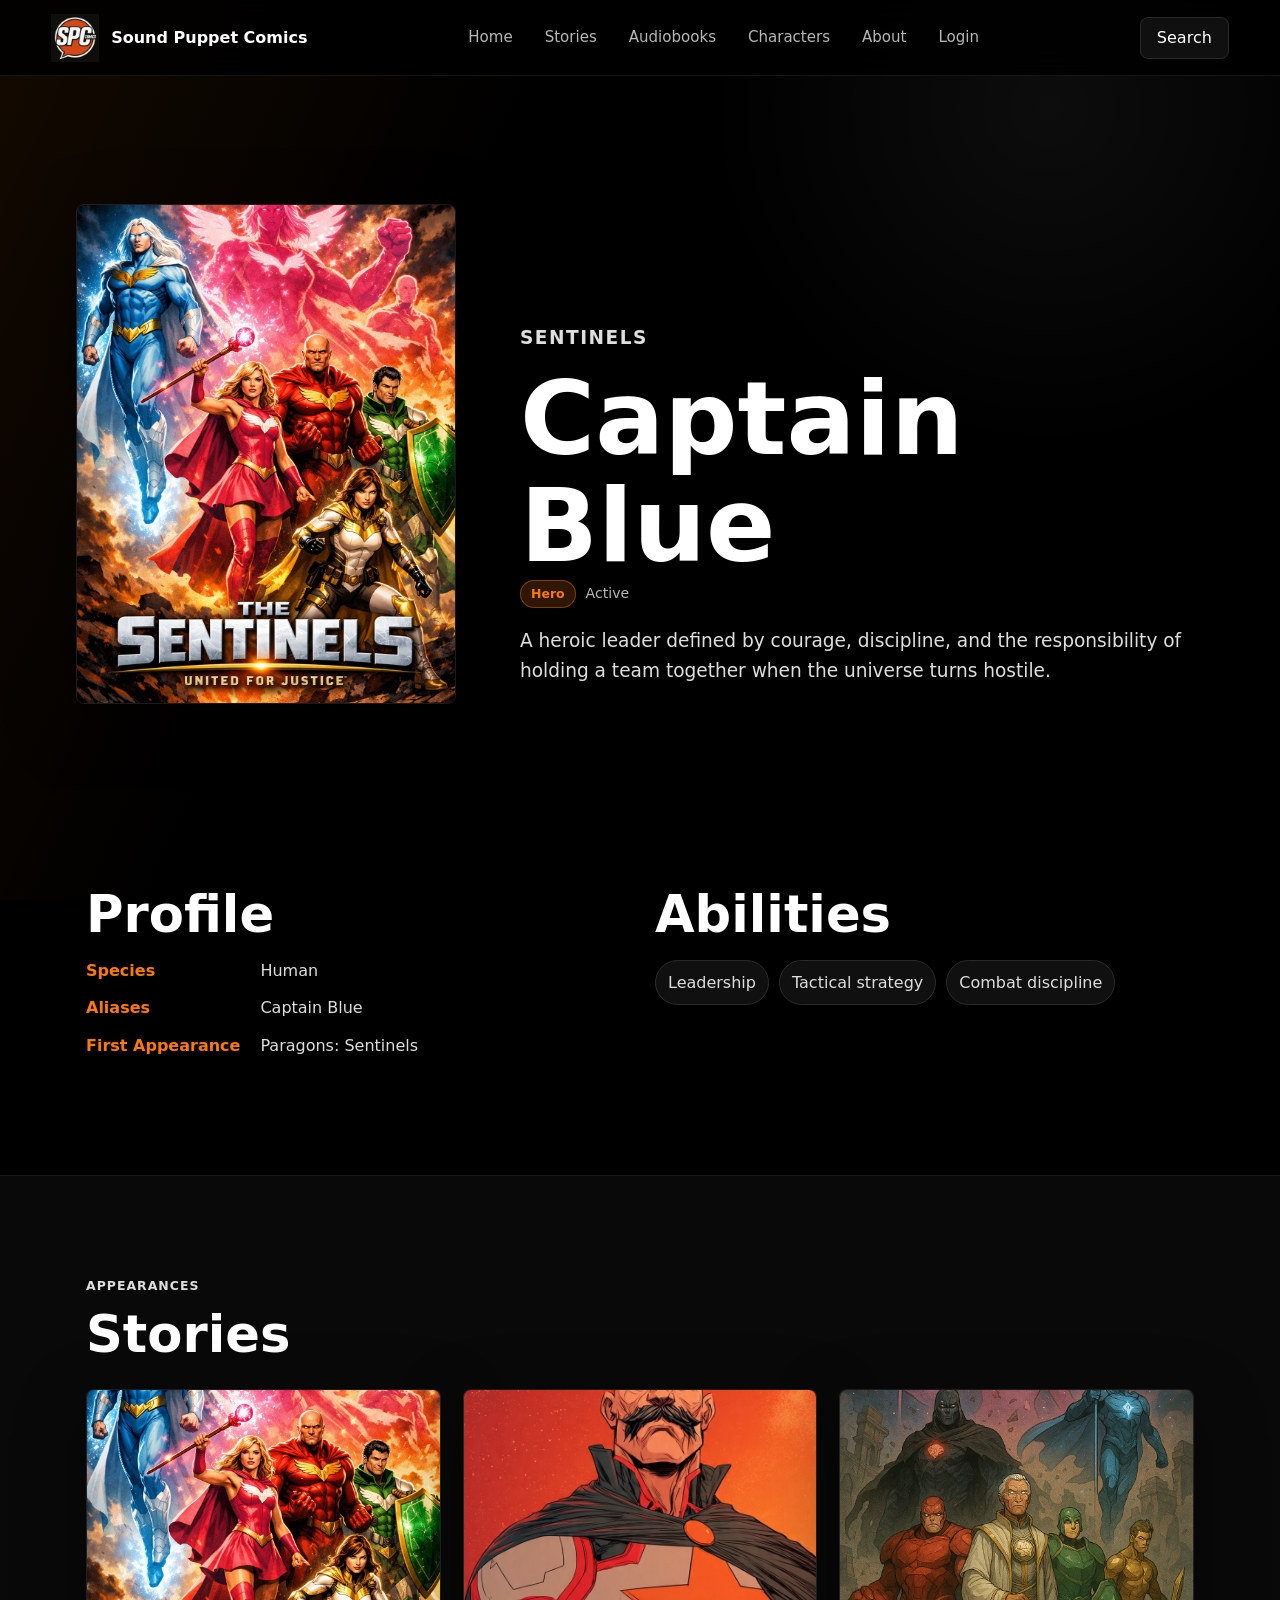
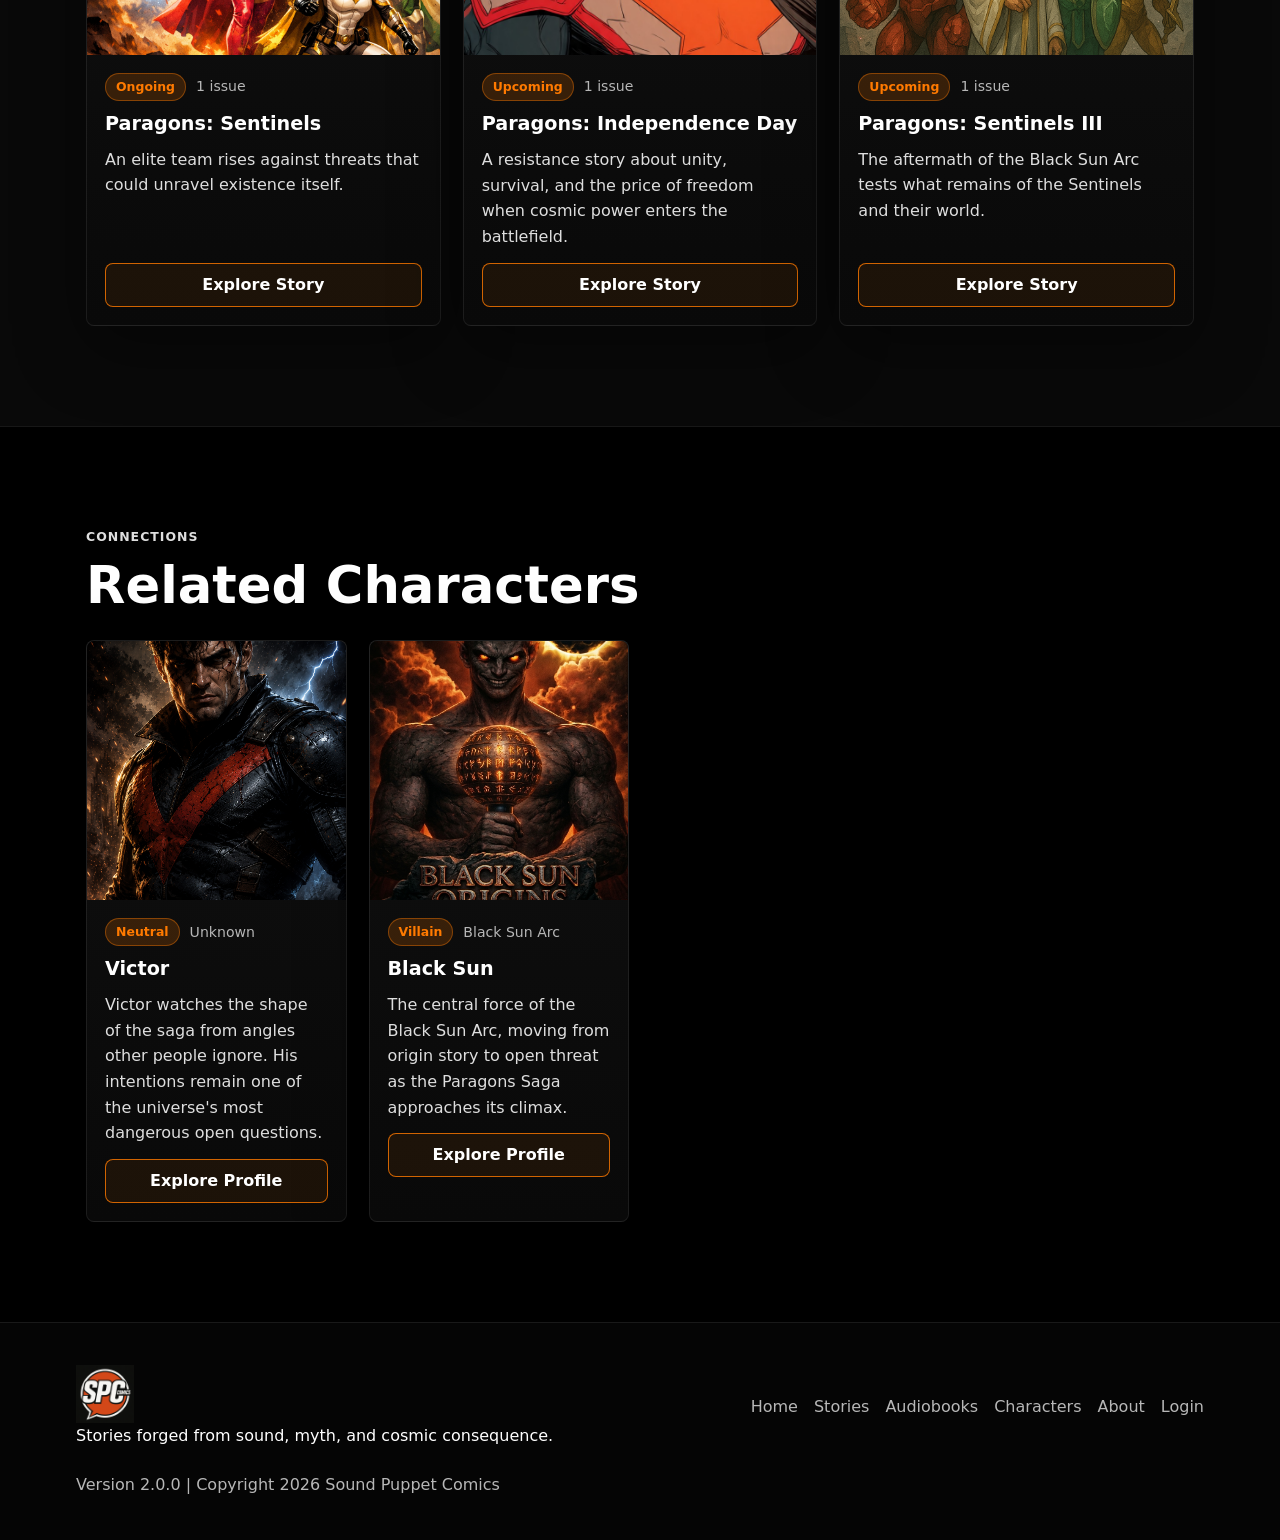
<file: character.html>
<!DOCTYPE html>
<html lang="en">
<head>
  <meta charset="UTF-8">
  <meta name="viewport" content="width=device-width, initial-scale=1.0">
  <meta name="description" content="View an SPCU character profile with biography, abilities, appearances, and related characters.">
  <title>Character Profile | Sound Puppet Comics</title>
  <link rel="stylesheet" href="css/styles.css">
  <script src="js/data.js" defer></script>
  <script src="js/app.js" defer></script>
</head>
<body>
  <header class="site-header" data-header></header>
  <main data-page="character"></main>
  <footer class="site-footer" data-footer></footer>
  <div class="search-layer" data-search></div>
</body>
</html>
</file>
<file: css/styles.css>
:root {
  --orange: #ff7a00;
  --orange-soft: rgba(255, 122, 0, 0.18);
  --black: #000;
  --ink: #060606;
  --panel: #101010;
  --panel-2: #171717;
  --line: #2a2a2a;
  --text: #fff;
  --muted: #b7b7b7;
  --soft: #dedede;
  --max: 1180px;
  --radius: 8px;
  --shadow: 0 22px 70px rgba(0, 0, 0, 0.42);
}

* {
  box-sizing: border-box;
}

html {
  scroll-behavior: smooth;
}

body {
  margin: 0;
  background: var(--black);
  color: var(--text);
  font-family: Inter, ui-sans-serif, system-ui, -apple-system, BlinkMacSystemFont, "Segoe UI", sans-serif;
  line-height: 1.6;
}

body::before {
  content: "";
  position: fixed;
  inset: 0;
  z-index: -2;
  background:
    linear-gradient(115deg, rgba(255, 122, 0, 0.08), transparent 34%),
    radial-gradient(circle at 82% 12%, rgba(255, 255, 255, 0.05), transparent 26%),
    #000;
}

a {
  color: inherit;
  text-decoration: none;
}

img,
video {
  display: block;
  max-width: 100%;
}

button,
input {
  font: inherit;
}

.site-header {
  position: sticky;
  top: 0;
  z-index: 50;
  display: grid;
  grid-template-columns: auto 1fr auto;
  align-items: center;
  gap: 22px;
  min-height: 76px;
  padding: 12px clamp(18px, 4vw, 54px);
  border-bottom: 1px solid rgba(255, 255, 255, 0.08);
  background: rgba(0, 0, 0, 0.82);
  backdrop-filter: blur(18px);
}

.brand {
  display: inline-flex;
  align-items: center;
  gap: 12px;
  min-width: 0;
  font-weight: 850;
  letter-spacing: 0;
}

.brand img {
  width: 48px;
  height: 48px;
  object-fit: contain;
}

.brand span {
  white-space: nowrap;
}

.site-nav {
  display: flex;
  justify-content: center;
  gap: 6px;
}

.site-nav a,
.search-toggle,
.menu-toggle {
  min-height: 42px;
  border-radius: var(--radius);
}

.site-nav a {
  display: inline-flex;
  align-items: center;
  padding: 0 13px;
  color: var(--muted);
  font-size: 0.94rem;
  transition: color 160ms ease, background 160ms ease;
}

.site-nav a:hover,
.site-nav a.is-active {
  color: var(--text);
  background: rgba(255, 255, 255, 0.08);
}

.search-toggle {
  border: 1px solid var(--line);
  background: var(--panel);
  color: var(--text);
  padding: 0 16px;
  cursor: pointer;
}

.menu-toggle {
  display: none;
  width: 44px;
  border: 1px solid var(--line);
  background: var(--panel);
  padding: 10px;
}

.menu-toggle span {
  display: block;
  height: 2px;
  margin: 5px 0;
  background: var(--text);
}

.hero,
.page-hero,
.story-hero {
  position: relative;
  isolation: isolate;
  overflow: hidden;
}

.hero {
  min-height: min(760px, calc(100vh - 76px));
  display: flex;
  align-items: flex-end;
  padding: clamp(80px, 12vw, 140px) clamp(20px, 6vw, 76px);
}

.hero::after,
.page-hero::after,
.story-hero::after {
  content: "";
  position: absolute;
  inset: 0;
  z-index: -1;
  background:
    linear-gradient(90deg, rgba(0, 0, 0, 0.92), rgba(0, 0, 0, 0.55), rgba(0, 0, 0, 0.86)),
    linear-gradient(0deg, #000 0%, transparent 40%),
    var(--hero-image) center / cover;
}

.hero-video {
  position: absolute;
  inset: 0;
  z-index: -2;
  width: 100%;
  height: 100%;
  object-fit: cover;
  opacity: 0.42;
}

.hero-content,
.page-hero > div,
.story-hero > div {
  width: min(760px, 100%);
}

.eyebrow {
  margin: 0 0 12px;
  color: var(--orange);
  font-size: 0.78rem;
  font-weight: 800;
  letter-spacing: 0.08em;
  text-transform: uppercase;
}

h1,
h2,
h3,
h4 {
  margin: 0;
  line-height: 1.05;
  letter-spacing: 0;
}

h1 {
  max-width: 900px;
  font-size: clamp(3rem, 8vw, 6.8rem);
}

h2 {
  font-size: clamp(2rem, 4vw, 3.5rem);
}

h3 {
  font-size: 1.2rem;
}

h4 {
  font-size: 1rem;
}

.hero p,
.page-hero p,
.story-hero p,
.section p {
  color: var(--soft);
}

.hero-content > p:not(.eyebrow),
.page-hero p,
.story-hero p {
  max-width: 680px;
  font-size: clamp(1rem, 1.45vw, 1.22rem);
}

.button-row {
  display: flex;
  flex-wrap: wrap;
  gap: 12px;
  margin-top: 28px;
}

.button {
  display: inline-flex;
  align-items: center;
  justify-content: center;
  min-height: 44px;
  padding: 0 18px;
  border-radius: var(--radius);
  font-weight: 800;
  transition: transform 160ms ease, background 160ms ease, border-color 160ms ease;
}

.button:hover {
  transform: translateY(-2px);
}

.button-primary {
  border: 1px solid var(--orange);
  background: var(--orange);
  color: #120800;
}

.button-secondary {
  border: 1px solid rgba(255, 122, 0, 0.8);
  color: var(--text);
  background: rgba(255, 122, 0, 0.08);
}

.button-disabled {
  border: 1px solid var(--line);
  color: var(--muted);
  background: #151515;
}

.section {
  max-width: var(--max);
  margin: 0 auto;
  padding: clamp(58px, 8vw, 100px) clamp(20px, 4vw, 36px);
}

.band {
  max-width: none;
  padding-left: max(clamp(20px, 4vw, 36px), calc((100vw - var(--max)) / 2 + 36px));
  padding-right: max(clamp(20px, 4vw, 36px), calc((100vw - var(--max)) / 2 + 36px));
  border-block: 1px solid rgba(255, 255, 255, 0.06);
  background: rgba(255, 255, 255, 0.035);
}

.section-heading {
  display: flex;
  align-items: end;
  justify-content: space-between;
  gap: 20px;
  margin-bottom: 28px;
}

.section-heading a,
.section-heading span {
  color: var(--muted);
}

.grid {
  display: grid;
  gap: 22px;
}

.grid.three {
  grid-template-columns: repeat(3, minmax(0, 1fr));
}

.grid.four {
  grid-template-columns: repeat(4, minmax(0, 1fr));
}

.card {
  overflow: hidden;
  border: 1px solid rgba(255, 255, 255, 0.08);
  border-radius: var(--radius);
  background: linear-gradient(180deg, var(--panel), #090909);
  box-shadow: var(--shadow);
  transition: transform 180ms ease, border-color 180ms ease;
}

.card:hover {
  transform: translateY(-5px);
  border-color: rgba(255, 122, 0, 0.62);
}

.card img {
  width: 100%;
  aspect-ratio: 4 / 3;
  object-fit: cover;
  background: #111;
}

.character-card img,
.team-card img {
  aspect-ratio: 1 / 1;
}

.card-body {
  display: flex;
  min-height: 270px;
  flex-direction: column;
  gap: 13px;
  padding: 18px;
}

.card-body p {
  margin: 0;
}

.card-body .button {
  margin-top: auto;
}

.meta-line {
  display: flex;
  flex-wrap: wrap;
  align-items: center;
  gap: 10px;
  color: var(--muted);
  font-size: 0.88rem;
}

.badge {
  display: inline-flex;
  align-items: center;
  min-height: 28px;
  border: 1px solid rgba(255, 122, 0, 0.4);
  border-radius: 999px;
  padding: 0 10px;
  color: var(--orange);
  background: var(--orange-soft);
  font-size: 0.78rem;
  font-weight: 800;
}

.split-section {
  display: grid;
  grid-template-columns: minmax(0, 1.05fr) minmax(300px, 0.95fr);
  gap: clamp(28px, 5vw, 70px);
  align-items: center;
}

.split-section.reverse {
  grid-template-columns: minmax(300px, 0.95fr) minmax(0, 1.05fr);
}

.split-section.reverse > div {
  order: 2;
}

.split-section img {
  width: 100%;
  max-height: 560px;
  object-fit: cover;
  border-radius: var(--radius);
  border: 1px solid rgba(255, 255, 255, 0.08);
}

.progress {
  height: 10px;
  margin: 24px 0;
  overflow: hidden;
  border-radius: 999px;
  background: var(--panel-2);
}

.progress span {
  display: block;
  height: 100%;
  border-radius: inherit;
  background: var(--orange);
}

.timeline,
.next-grid {
  display: grid;
  gap: 12px;
}

.timeline-item,
.next-link {
  display: grid;
  grid-template-columns: auto 1fr auto;
  gap: 16px;
  align-items: center;
  padding: 18px;
  border: 1px solid rgba(255, 255, 255, 0.08);
  border-radius: var(--radius);
  background: #0b0b0b;
}

.timeline-item span,
.next-link span {
  color: var(--orange);
  font-weight: 900;
}

.timeline-item small,
.next-link small {
  color: var(--muted);
}

.page-hero {
  min-height: 420px;
  display: flex;
  align-items: flex-end;
  padding: clamp(80px, 10vw, 130px) clamp(20px, 6vw, 76px) clamp(54px, 7vw, 84px);
}

.story-hero {
  display: grid;
  grid-template-columns: minmax(220px, 380px) minmax(0, 760px);
  gap: clamp(28px, 5vw, 64px);
  align-items: end;
  min-height: 620px;
  padding: clamp(88px, 10vw, 140px) clamp(20px, 6vw, 76px) clamp(48px, 7vw, 84px);
}

.story-hero img {
  width: 100%;
  max-height: 500px;
  object-fit: cover;
  border: 1px solid rgba(255, 255, 255, 0.1);
  border-radius: var(--radius);
  box-shadow: var(--shadow);
}

.profile-grid {
  display: grid;
  grid-template-columns: 1fr 1fr;
  gap: 30px;
}

.facts {
  display: grid;
  grid-template-columns: max-content 1fr;
  gap: 12px 20px;
}

.facts dt {
  color: var(--orange);
  font-weight: 850;
}

.facts dd {
  margin: 0;
  color: var(--soft);
}

.tag-list {
  display: flex;
  flex-wrap: wrap;
  gap: 10px;
  margin: 18px 0 0;
  padding: 0;
  list-style: none;
}

.tag-list li {
  padding: 9px 12px;
  border: 1px solid var(--line);
  border-radius: 999px;
  color: var(--soft);
  background: #101010;
}

.value-list {
  display: grid;
  gap: 14px;
  padding: 24px;
  border: 1px solid rgba(255, 255, 255, 0.08);
  border-radius: var(--radius);
  background: var(--panel);
}

.value-list strong {
  color: var(--orange);
}

.value-list span,
.muted {
  color: var(--muted);
}

.audio-player {
  display: grid;
  grid-template-columns: auto 1fr auto;
  gap: 10px;
  align-items: center;
}

.audio-player button {
  min-height: 40px;
  border: 1px solid var(--orange);
  border-radius: var(--radius);
  background: var(--orange);
  color: #120800;
  font-weight: 850;
  cursor: pointer;
}

.audio-player input {
  width: 100%;
  accent-color: var(--orange);
}

.audiobook-stack {
  display: grid;
  gap: 24px;
}

.audiobook-stack .audiobook-card {
  display: grid;
  grid-template-columns: minmax(220px, 330px) minmax(0, 1fr);
}

.audiobook-stack .audiobook-cover img {
  height: 100%;
  min-height: 430px;
  aspect-ratio: auto;
}

.audiobook-body {
  min-height: auto;
}

.chapter-list {
  display: grid;
  gap: 12px;
  margin-top: 10px;
}

.chapter-list-header,
.chapter-row {
  display: grid;
  grid-template-columns: auto 1fr minmax(220px, 0.72fr);
  gap: 16px;
  align-items: center;
}

.chapter-list-header {
  color: var(--muted);
  font-size: 0.9rem;
}

.chapter-row {
  padding: 16px;
  border: 1px solid rgba(255, 255, 255, 0.08);
  border-radius: var(--radius);
  background: rgba(255, 255, 255, 0.035);
}

.chapter-number {
  display: grid;
  place-items: center;
  width: 44px;
  height: 44px;
  border: 1px solid rgba(255, 122, 0, 0.42);
  border-radius: 50%;
  color: var(--orange);
  font-weight: 900;
  background: rgba(255, 122, 0, 0.08);
}

.chapter-copy {
  display: grid;
  gap: 8px;
}

.chapter-copy p {
  margin: 0;
  color: var(--muted);
}

.chapter-action {
  min-width: 0;
}

.chapter-state {
  display: inline-flex;
  align-items: center;
  min-height: 40px;
  border: 1px solid var(--line);
  border-radius: var(--radius);
  padding: 0 12px;
  color: var(--muted);
  background: #0b0b0b;
  font-size: 0.9rem;
}

.empty-state {
  padding: 16px;
  border: 1px dashed rgba(255, 255, 255, 0.16);
  border-radius: var(--radius);
  color: var(--muted);
}

code {
  color: var(--orange);
}

.login-layout {
  display: grid;
  grid-template-columns: minmax(0, 460px) minmax(0, 1fr);
  gap: 32px;
}

.login-form {
  display: grid;
  gap: 18px;
  padding: 24px;
  border: 1px solid rgba(255, 255, 255, 0.08);
  border-radius: var(--radius);
  background: var(--panel);
}

.login-form label {
  display: grid;
  gap: 8px;
  color: var(--soft);
  font-weight: 700;
}

.login-form input {
  min-height: 48px;
  border: 1px solid var(--line);
  border-radius: var(--radius);
  background: #050505;
  color: var(--text);
  padding: 0 14px;
}

.search-layer {
  position: fixed;
  inset: 0;
  z-index: 80;
  display: none;
  place-items: start center;
  padding: 100px 20px 20px;
  background: rgba(0, 0, 0, 0.72);
}

.search-layer.is-open {
  display: grid;
}

.search-panel {
  width: min(720px, 100%);
  padding: 18px;
  border: 1px solid rgba(255, 255, 255, 0.12);
  border-radius: var(--radius);
  background: #0b0b0b;
  box-shadow: var(--shadow);
}

.search-panel label {
  display: block;
  color: var(--orange);
  font-weight: 850;
  margin-bottom: 10px;
}

.search-panel input {
  width: 100%;
  min-height: 54px;
  border: 1px solid var(--line);
  border-radius: var(--radius);
  background: #050505;
  color: var(--text);
  padding: 0 16px;
}

.search-close {
  float: right;
  border: 1px solid var(--line);
  border-radius: var(--radius);
  background: var(--panel);
  color: var(--text);
  min-height: 36px;
  padding: 0 12px;
  cursor: pointer;
}

.search-results {
  display: grid;
  gap: 10px;
  margin-top: 16px;
}

.search-result {
  display: grid;
  grid-template-columns: 100px 1fr auto;
  gap: 12px;
  align-items: center;
  padding: 14px;
  border: 1px solid rgba(255, 255, 255, 0.08);
  border-radius: var(--radius);
  background: #111;
}

.search-result span {
  color: var(--orange);
  font-size: 0.84rem;
  font-weight: 850;
}

.site-footer {
  display: grid;
  grid-template-columns: 1fr auto;
  gap: 24px;
  align-items: center;
  padding: 42px clamp(20px, 6vw, 76px);
  border-top: 1px solid rgba(255, 255, 255, 0.08);
  background: #050505;
}

.site-footer img {
  width: 58px;
  height: 58px;
  object-fit: contain;
}

.site-footer nav {
  display: flex;
  flex-wrap: wrap;
  gap: 16px;
  color: var(--muted);
}

.site-footer p {
  margin: 0;
}

.back-to-top {
  position: fixed;
  right: 18px;
  bottom: 18px;
  z-index: 40;
  display: none;
  min-height: 42px;
  border: 1px solid var(--orange);
  border-radius: var(--radius);
  background: var(--orange);
  color: #120800;
  padding: 0 14px;
  font-weight: 850;
  cursor: pointer;
}

.back-to-top.is-visible {
  display: inline-flex;
  align-items: center;
}

.reveal {
  opacity: 0;
  transform: translateY(18px);
  transition: opacity 500ms ease, transform 500ms ease;
}

.reveal.is-visible {
  opacity: 1;
  transform: none;
}

@media (max-width: 980px) {
  .site-header {
    grid-template-columns: auto auto 1fr;
  }

  .brand span {
    display: none;
  }

  .menu-toggle {
    display: block;
  }

  .site-nav {
    position: absolute;
    top: 76px;
    left: 0;
    right: 0;
    display: none;
    flex-direction: column;
    padding: 12px 20px 20px;
    border-bottom: 1px solid rgba(255, 255, 255, 0.08);
    background: rgba(0, 0, 0, 0.96);
  }

  .site-nav.is-open {
    display: flex;
  }

  .search-toggle {
    justify-self: end;
  }

  .grid.three,
  .grid.four,
  .audiobook-stack .audiobook-card,
  .split-section,
  .split-section.reverse,
  .login-layout,
  .profile-grid {
    grid-template-columns: 1fr;
  }

  .split-section.reverse > div {
    order: 0;
  }

  .story-hero {
    grid-template-columns: 1fr;
  }

  .story-hero img {
    max-width: 420px;
  }

  .site-footer {
    grid-template-columns: 1fr;
  }
}

@media (max-width: 640px) {
  .hero,
  .page-hero,
  .story-hero {
    min-height: auto;
    padding-top: 92px;
  }

  h1 {
    font-size: clamp(2.7rem, 13vw, 4rem);
  }

  .section-heading,
  .timeline-item,
  .next-link,
  .search-result,
  .audio-player,
  .chapter-list-header,
  .chapter-row {
    grid-template-columns: 1fr;
    align-items: start;
  }

  .button-row {
    flex-direction: column;
  }

  .button {
    width: 100%;
  }

  .card-body {
    min-height: auto;
  }
}
</file>
